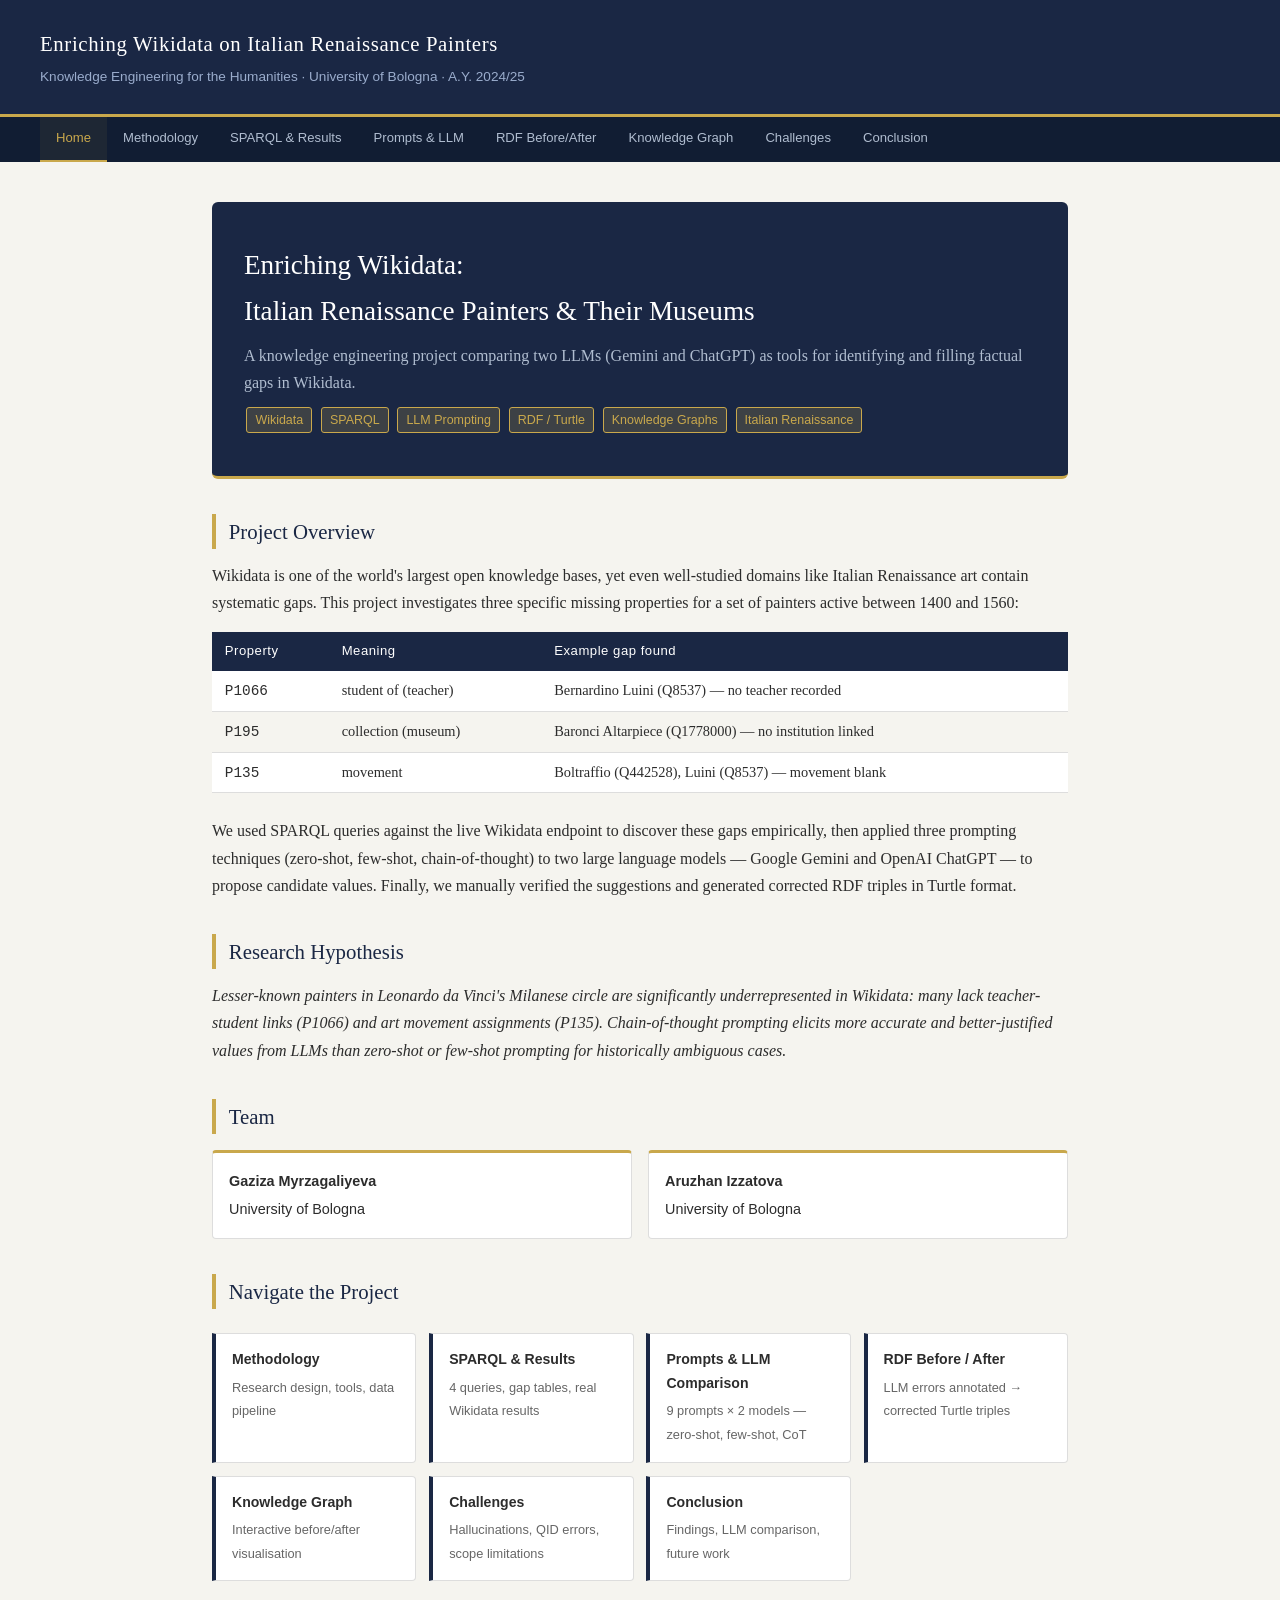
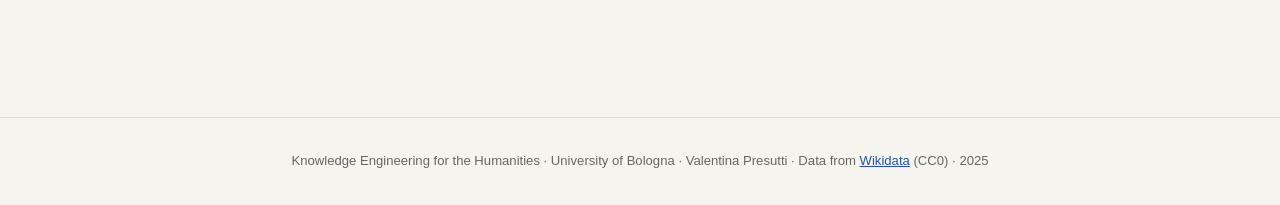
<file: index.html>
<!DOCTYPE html>
<html lang="en">
<head>
  <meta charset="UTF-8">
  <meta name="viewport" content="width=device-width, initial-scale=1.0">
  <title>Enriching Wikidata: Italian Renaissance Painters</title>
  <link rel="stylesheet" href="style.css">
</head>
<body>

<header>
  <div class="site-title">Enriching Wikidata on Italian Renaissance Painters</div>
  <div class="site-subtitle">Knowledge Engineering for the Humanities · University of Bologna · A.Y. 2024/25</div>
</header>

<nav>
  <a href="index.html" class="active">Home</a>
  <a href="methodology.html">Methodology</a>
  <a href="sparql.html">SPARQL &amp; Results</a>
  <a href="prompts.html">Prompts &amp; LLM</a>
  <a href="rdf.html">RDF Before/After</a>
  <a href="graph.html">Knowledge Graph</a>
  <a href="challenges.html">Challenges</a>
  <a href="conclusion.html">Conclusion</a>
</nav>

<main>

  <div class="hero">
    <h1>Enriching Wikidata:<br>Italian Renaissance Painters &amp; Their Museums</h1>
    <p>A knowledge engineering project comparing two LLMs (Gemini and ChatGPT) as tools
       for identifying and filling factual gaps in Wikidata.</p>
    <span class="tag">Wikidata</span>
    <span class="tag">SPARQL</span>
    <span class="tag">LLM Prompting</span>
    <span class="tag">RDF / Turtle</span>
    <span class="tag">Knowledge Graphs</span>
    <span class="tag">Italian Renaissance</span>
  </div>

  <h2>Project Overview</h2>
  <p>
    Wikidata is one of the world's largest open knowledge bases, yet even well-studied
    domains like Italian Renaissance art contain systematic gaps. This project investigates
    three specific missing properties for a set of painters active between 1400 and 1560:
  </p>
  <table>
    <tr>
      <th>Property</th><th>Meaning</th><th>Example gap found</th>
    </tr>
    <tr>
      <td><code>P1066</code></td>
      <td>student of (teacher)</td>
      <td>Bernardino Luini (Q8537) — no teacher recorded</td>
    </tr>
    <tr>
      <td><code>P195</code></td>
      <td>collection (museum)</td>
      <td>Baronci Altarpiece (Q1778000) — no institution linked</td>
    </tr>
    <tr>
      <td><code>P135</code></td>
      <td>movement</td>
      <td>Boltraffio (Q442528), Luini (Q8537) — movement blank</td>
    </tr>
  </table>

  <p>
    We used SPARQL queries against the live Wikidata endpoint to discover these gaps
    empirically, then applied three prompting techniques (zero-shot, few-shot,
    chain-of-thought) to two large language models — Google Gemini and OpenAI ChatGPT —
    to propose candidate values. Finally, we manually verified the suggestions and
    generated corrected RDF triples in Turtle format.
  </p>

  <h2>Research Hypothesis</h2>
  <p>
    <em>Lesser-known painters in Leonardo da Vinci's Milanese circle are significantly
    underrepresented in Wikidata: many lack teacher-student links (P1066) and art
    movement assignments (P135). Chain-of-thought prompting elicits more accurate and
    better-justified values from LLMs than zero-shot or few-shot prompting for
    historically ambiguous cases.</em>
  </p>

  <h2>Team</h2>
  <div class="team-grid">
    <div class="team-card"><strong>Gaziza Myrzagaliyeva</strong>University of Bologna</div>
    <div class="team-card"><strong>Aruzhan Izzatova</strong>University of Bologna</div>
  </div>

  <h2>Navigate the Project</h2>
  <div class="quicklinks">
    <a class="quicklink" href="methodology.html">
      <strong>Methodology</strong>
      <span>Research design, tools, data pipeline</span>
    </a>
    <a class="quicklink" href="sparql.html">
      <strong>SPARQL &amp; Results</strong>
      <span>4 queries, gap tables, real Wikidata results</span>
    </a>
    <a class="quicklink" href="prompts.html">
      <strong>Prompts &amp; LLM Comparison</strong>
      <span>9 prompts × 2 models — zero-shot, few-shot, CoT</span>
    </a>
    <a class="quicklink" href="rdf.html">
      <strong>RDF Before / After</strong>
      <span>LLM errors annotated → corrected Turtle triples</span>
    </a>
    <a class="quicklink" href="graph.html">
      <strong>Knowledge Graph</strong>
      <span>Interactive before/after visualisation</span>
    </a>
    <a class="quicklink" href="challenges.html">
      <strong>Challenges</strong>
      <span>Hallucinations, QID errors, scope limitations</span>
    </a>
    <a class="quicklink" href="conclusion.html">
      <strong>Conclusion</strong>
      <span>Findings, LLM comparison, future work</span>
    </a>
  </div>

</main>

<footer>
  Knowledge Engineering for the Humanities · University of Bologna · Valentina Presutti ·
  Data from <a href="https://www.wikidata.org">Wikidata</a> (CC0) · 2025
</footer>

</body>
</html>
</file>
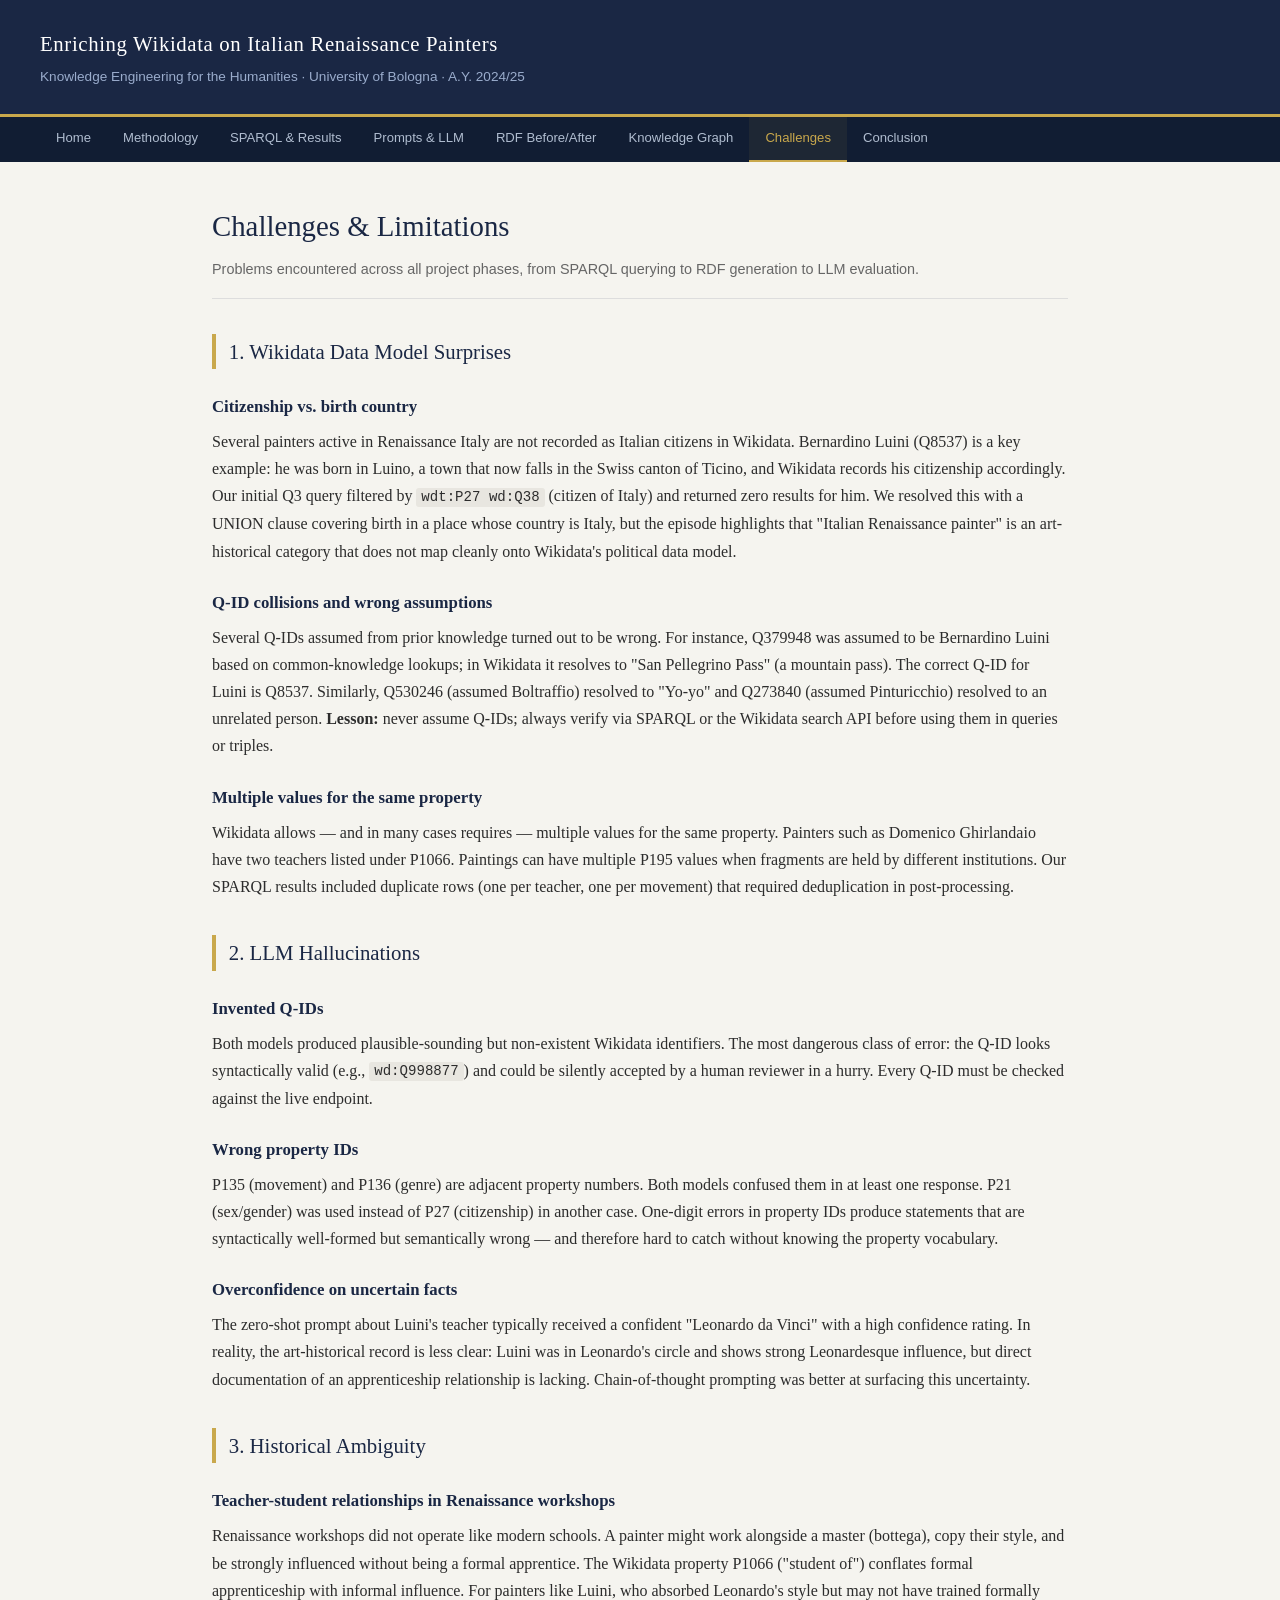
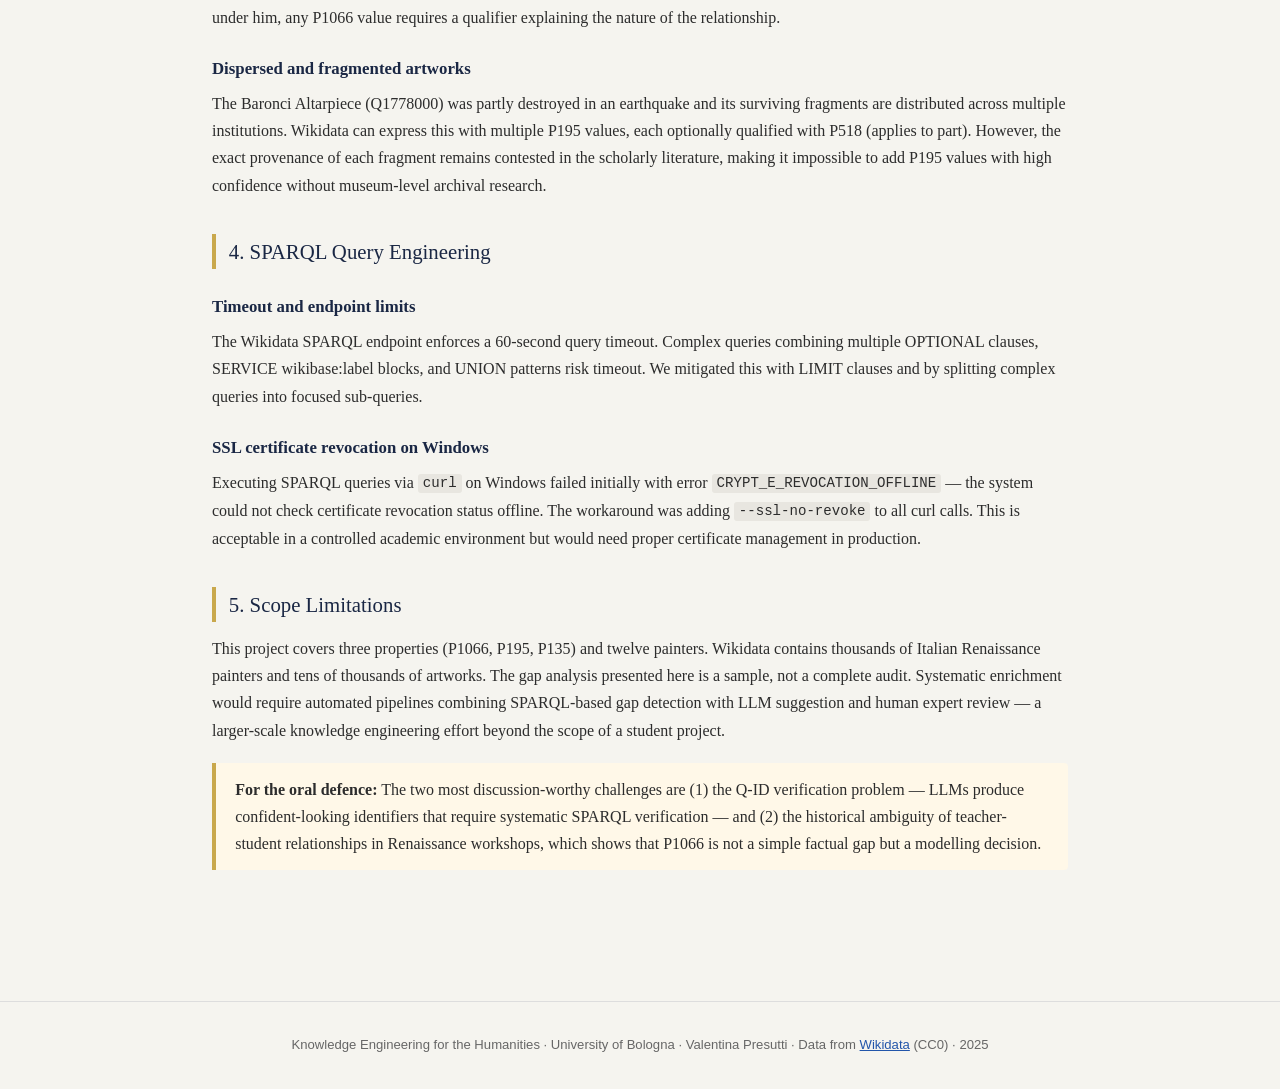
<file: challenges.html>
<!DOCTYPE html>
<html lang="en">
<head>
  <meta charset="UTF-8">
  <meta name="viewport" content="width=device-width, initial-scale=1.0">
  <title>Challenges · Italian Renaissance Painters</title>
  <link rel="stylesheet" href="style.css">
</head>
<body>

<header>
  <div class="site-title">Enriching Wikidata on Italian Renaissance Painters</div>
  <div class="site-subtitle">Knowledge Engineering for the Humanities · University of Bologna · A.Y. 2024/25</div>
</header>

<nav>
  <a href="index.html">Home</a>
  <a href="methodology.html">Methodology</a>
  <a href="sparql.html">SPARQL &amp; Results</a>
  <a href="prompts.html">Prompts &amp; LLM</a>
  <a href="rdf.html">RDF Before/After</a>
  <a href="graph.html">Knowledge Graph</a>
  <a href="challenges.html" class="active">Challenges</a>
  <a href="conclusion.html">Conclusion</a>
</nav>

<main>

  <div class="page-title">Challenges &amp; Limitations</div>
  <div class="page-desc">
    Problems encountered across all project phases, from SPARQL querying to
    RDF generation to LLM evaluation.
  </div>

  <h2>1. Wikidata Data Model Surprises</h2>

  <h3>Citizenship vs. birth country</h3>
  <p>
    Several painters active in Renaissance Italy are not recorded as Italian citizens
    in Wikidata. Bernardino Luini (Q8537) is a key example: he was born in Luino,
    a town that now falls in the Swiss canton of Ticino, and Wikidata records his
    citizenship accordingly. Our initial Q3 query filtered by <code>wdt:P27 wd:Q38</code>
    (citizen of Italy) and returned zero results for him. We resolved this with a UNION
    clause covering birth in a place whose country is Italy, but the episode highlights
    that "Italian Renaissance painter" is an art-historical category that does not map
    cleanly onto Wikidata's political data model.
  </p>

  <h3>Q-ID collisions and wrong assumptions</h3>
  <p>
    Several Q-IDs assumed from prior knowledge turned out to be wrong. For instance,
    Q379948 was assumed to be Bernardino Luini based on common-knowledge lookups;
    in Wikidata it resolves to "San Pellegrino Pass" (a mountain pass). The correct
    Q-ID for Luini is Q8537. Similarly, Q530246 (assumed Boltraffio) resolved to
    "Yo-yo" and Q273840 (assumed Pinturicchio) resolved to an unrelated person.
    <strong>Lesson:</strong> never assume Q-IDs; always verify via SPARQL or the
    Wikidata search API before using them in queries or triples.
  </p>

  <h3>Multiple values for the same property</h3>
  <p>
    Wikidata allows — and in many cases requires — multiple values for the same property.
    Painters such as Domenico Ghirlandaio have two teachers listed under P1066.
    Paintings can have multiple P195 values when fragments are held by different institutions.
    Our SPARQL results included duplicate rows (one per teacher, one per movement) that
    required deduplication in post-processing.
  </p>

  <h2>2. LLM Hallucinations</h2>

  <h3>Invented Q-IDs</h3>
  <p>
    Both models produced plausible-sounding but non-existent Wikidata identifiers.
    The most dangerous class of error: the Q-ID looks syntactically valid (e.g.,
    <code>wd:Q998877</code>) and could be silently accepted by a human reviewer
    in a hurry. Every Q-ID must be checked against the live endpoint.
  </p>

  <h3>Wrong property IDs</h3>
  <p>
    P135 (movement) and P136 (genre) are adjacent property numbers. Both models
    confused them in at least one response. P21 (sex/gender) was used instead of
    P27 (citizenship) in another case. One-digit errors in property IDs produce
    statements that are syntactically well-formed but semantically wrong — and
    therefore hard to catch without knowing the property vocabulary.
  </p>

  <h3>Overconfidence on uncertain facts</h3>
  <p>
    The zero-shot prompt about Luini's teacher typically received a confident "Leonardo
    da Vinci" with a high confidence rating. In reality, the art-historical record is
    less clear: Luini was in Leonardo's circle and shows strong Leonardesque influence,
    but direct documentation of an apprenticeship relationship is lacking. Chain-of-thought
    prompting was better at surfacing this uncertainty.
  </p>

  <h2>3. Historical Ambiguity</h2>

  <h3>Teacher-student relationships in Renaissance workshops</h3>
  <p>
    Renaissance workshops did not operate like modern schools. A painter might work
    alongside a master (bottega), copy their style, and be strongly influenced
    without being a formal apprentice. The Wikidata property P1066 ("student of")
    conflates formal apprenticeship with informal influence. For painters like Luini,
    who absorbed Leonardo's style but may not have trained formally under him, any
    P1066 value requires a qualifier explaining the nature of the relationship.
  </p>

  <h3>Dispersed and fragmented artworks</h3>
  <p>
    The Baronci Altarpiece (Q1778000) was partly destroyed in an earthquake and its
    surviving fragments are distributed across multiple institutions. Wikidata can
    express this with multiple P195 values, each optionally qualified with P518
    (applies to part). However, the exact provenance of each fragment remains contested
    in the scholarly literature, making it impossible to add P195 values with high
    confidence without museum-level archival research.
  </p>

  <h2>4. SPARQL Query Engineering</h2>

  <h3>Timeout and endpoint limits</h3>
  <p>
    The Wikidata SPARQL endpoint enforces a 60-second query timeout. Complex queries
    combining multiple OPTIONAL clauses, SERVICE wikibase:label blocks, and UNION
    patterns risk timeout. We mitigated this with LIMIT clauses and by splitting
    complex queries into focused sub-queries.
  </p>

  <h3>SSL certificate revocation on Windows</h3>
  <p>
    Executing SPARQL queries via <code>curl</code> on Windows failed initially with
    error <code>CRYPT_E_REVOCATION_OFFLINE</code> — the system could not check
    certificate revocation status offline. The workaround was adding
    <code>--ssl-no-revoke</code> to all curl calls. This is acceptable in a controlled
    academic environment but would need proper certificate management in production.
  </p>

  <h2>5. Scope Limitations</h2>
  <p>
    This project covers three properties (P1066, P195, P135) and twelve painters.
    Wikidata contains thousands of Italian Renaissance painters and tens of thousands
    of artworks. The gap analysis presented here is a sample, not a complete audit.
    Systematic enrichment would require automated pipelines combining SPARQL-based
    gap detection with LLM suggestion and human expert review — a larger-scale
    knowledge engineering effort beyond the scope of a student project.
  </p>

  <div class="callout">
    <strong>For the oral defence:</strong> The two most discussion-worthy challenges are
    (1) the Q-ID verification problem — LLMs produce confident-looking identifiers that
    require systematic SPARQL verification — and (2) the historical ambiguity of
    teacher-student relationships in Renaissance workshops, which shows that
    P1066 is not a simple factual gap but a modelling decision.
  </div>

</main>

<footer>
  Knowledge Engineering for the Humanities · University of Bologna · Valentina Presutti ·
  Data from <a href="https://www.wikidata.org">Wikidata</a> (CC0) · 2025
</footer>

</body>
</html>
</file>
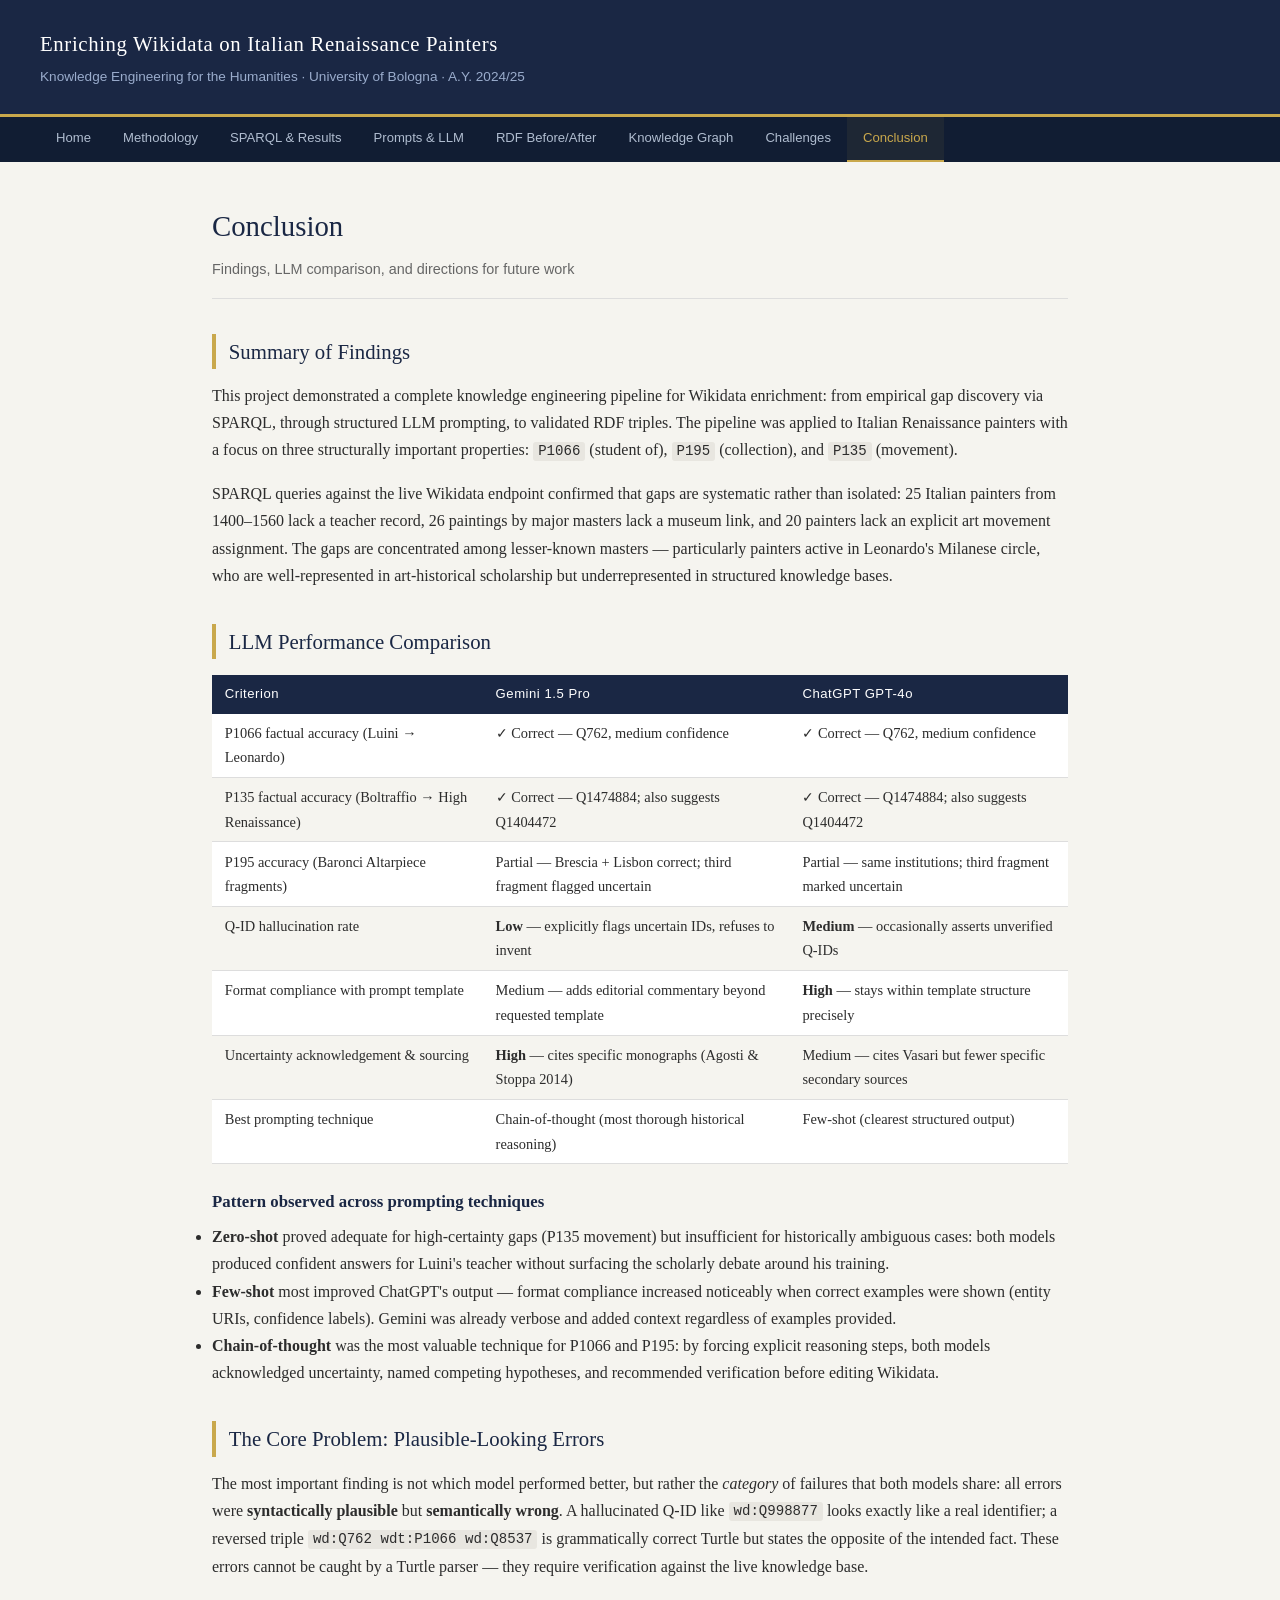
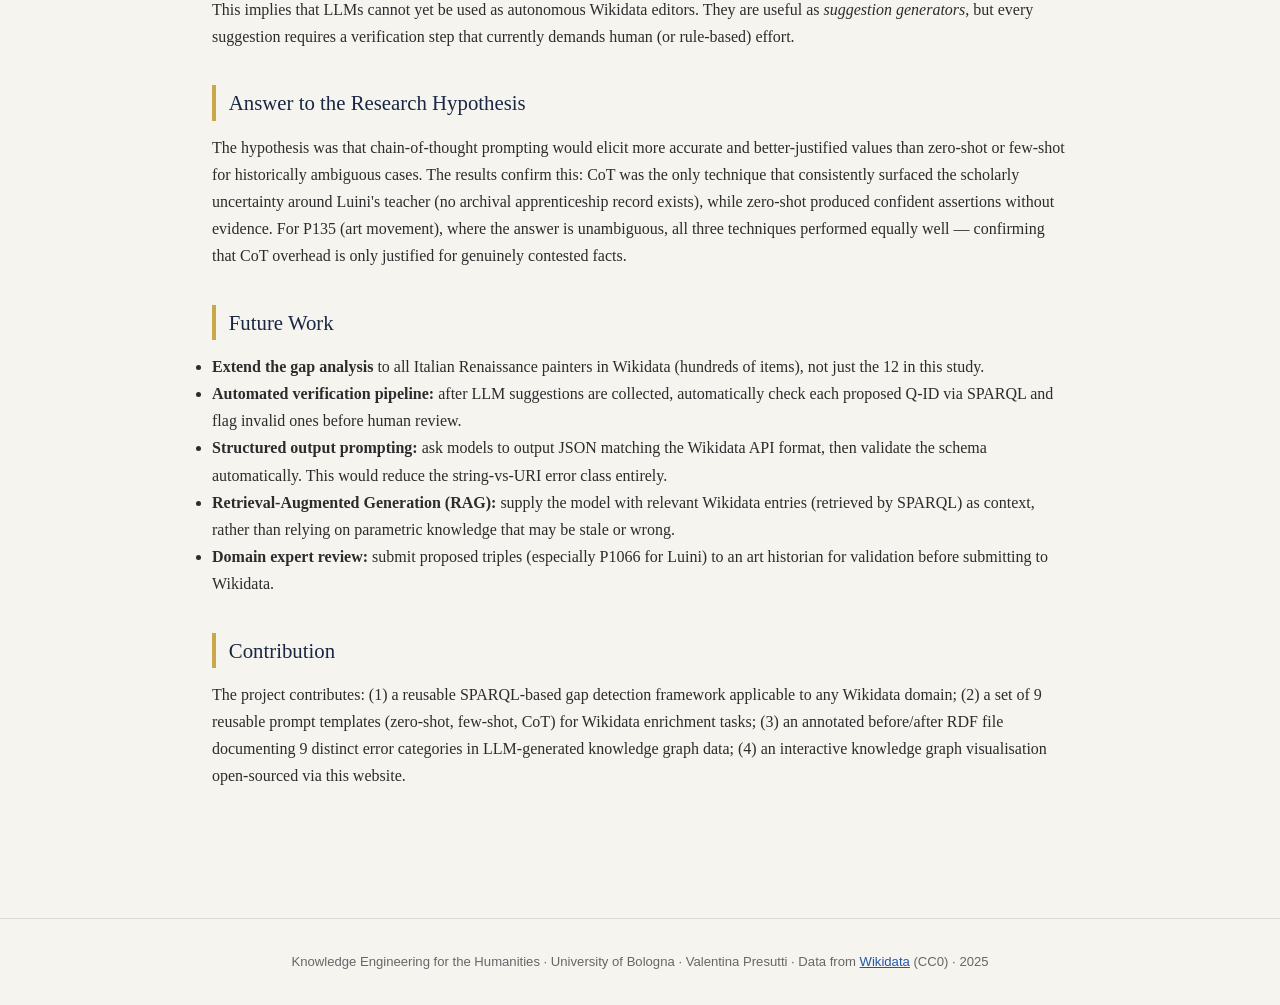
<file: conclusion.html>
﻿<!DOCTYPE html>
<html lang="en">
<head>
  <meta charset="UTF-8">
  <meta name="viewport" content="width=device-width, initial-scale=1.0">
  <title>Conclusion · Italian Renaissance Painters</title>
  <link rel="stylesheet" href="style.css">
</head>
<body>

<header>
  <div class="site-title">Enriching Wikidata on Italian Renaissance Painters</div>
  <div class="site-subtitle">Knowledge Engineering for the Humanities · University of Bologna · A.Y. 2024/25</div>
</header>

<nav>
  <a href="index.html">Home</a>
  <a href="methodology.html">Methodology</a>
  <a href="sparql.html">SPARQL &amp; Results</a>
  <a href="prompts.html">Prompts &amp; LLM</a>
  <a href="rdf.html">RDF Before/After</a>
  <a href="graph.html">Knowledge Graph</a>
  <a href="challenges.html">Challenges</a>
  <a href="conclusion.html" class="active">Conclusion</a>
</nav>

<main>

  <div class="page-title">Conclusion</div>
  <div class="page-desc">Findings, LLM comparison, and directions for future work</div>

  <h2>Summary of Findings</h2>

  <p>
    This project demonstrated a complete knowledge engineering pipeline for Wikidata
    enrichment: from empirical gap discovery via SPARQL, through structured LLM prompting,
    to validated RDF triples. The pipeline was applied to Italian Renaissance painters
    with a focus on three structurally important properties:
    <code>P1066</code> (student of), <code>P195</code> (collection),
    and <code>P135</code> (movement).
  </p>

  <p>
    SPARQL queries against the live Wikidata endpoint confirmed that gaps are systematic
    rather than isolated: 25 Italian painters from 1400–1560 lack a teacher record,
    26 paintings by major masters lack a museum link, and 20 painters lack an explicit
    art movement assignment. The gaps are concentrated among lesser-known masters —
    particularly painters active in Leonardo's Milanese circle, who are well-represented
    in art-historical scholarship but underrepresented in structured knowledge bases.
  </p>

  <h2>LLM Performance Comparison</h2>

  <table>
    <tr>
      <th>Criterion</th>
      <th>Gemini 1.5 Pro</th>
      <th>ChatGPT GPT-4o</th>
    </tr>
    <tr>
      <td>P1066 factual accuracy (Luini → Leonardo)</td>
      <td>&#10003; Correct — Q762, medium confidence</td>
      <td>&#10003; Correct — Q762, medium confidence</td>
    </tr>
    <tr>
      <td>P135 factual accuracy (Boltraffio → High Renaissance)</td>
      <td>&#10003; Correct — Q1474884; also suggests Q1404472</td>
      <td>&#10003; Correct — Q1474884; also suggests Q1404472</td>
    </tr>
    <tr>
      <td>P195 accuracy (Baronci Altarpiece fragments)</td>
      <td>Partial — Brescia + Lisbon correct; third fragment flagged uncertain</td>
      <td>Partial — same institutions; third fragment marked uncertain</td>
    </tr>
    <tr>
      <td>Q-ID hallucination rate</td>
      <td><strong>Low</strong> — explicitly flags uncertain IDs, refuses to invent</td>
      <td><strong>Medium</strong> — occasionally asserts unverified Q-IDs</td>
    </tr>
    <tr>
      <td>Format compliance with prompt template</td>
      <td>Medium — adds editorial commentary beyond requested template</td>
      <td><strong>High</strong> — stays within template structure precisely</td>
    </tr>
    <tr>
      <td>Uncertainty acknowledgement &amp; sourcing</td>
      <td><strong>High</strong> — cites specific monographs (Agosti &amp; Stoppa 2014)</td>
      <td>Medium — cites Vasari but fewer specific secondary sources</td>
    </tr>
    <tr>
      <td>Best prompting technique</td>
      <td>Chain-of-thought (most thorough historical reasoning)</td>
      <td>Few-shot (clearest structured output)</td>
    </tr>
  </table>

  <h3>Pattern observed across prompting techniques</h3>
  <ul>
    <li><strong>Zero-shot</strong> proved adequate for high-certainty gaps (P135 movement)
        but insufficient for historically ambiguous cases: both models produced confident answers
        for Luini's teacher without surfacing the scholarly debate around his training.</li>
    <li><strong>Few-shot</strong> most improved ChatGPT's output — format compliance increased
        noticeably when correct examples were shown (entity URIs, confidence labels).
        Gemini was already verbose and added context regardless of examples provided.</li>
    <li><strong>Chain-of-thought</strong> was the most valuable technique for P1066 and P195:
        by forcing explicit reasoning steps, both models acknowledged uncertainty, named competing
        hypotheses, and recommended verification before editing Wikidata.</li>
  </ul>

  <h2>The Core Problem: Plausible-Looking Errors</h2>
  <p>
    The most important finding is not which model performed better, but rather the
    <em>category</em> of failures that both models share: all errors were
    <strong>syntactically plausible</strong> but <strong>semantically wrong</strong>.
    A hallucinated Q-ID like <code>wd:Q998877</code> looks exactly like a real identifier;
    a reversed triple <code>wd:Q762 wdt:P1066 wd:Q8537</code> is grammatically correct
    Turtle but states the opposite of the intended fact. These errors cannot be caught
    by a Turtle parser — they require verification against the live knowledge base.
  </p>
  <p>
    This implies that LLMs cannot yet be used as autonomous Wikidata editors. They are
    useful as <em>suggestion generators</em>, but every suggestion requires a verification
    step that currently demands human (or rule-based) effort.
  </p>

  <h2>Answer to the Research Hypothesis</h2>
  <p>
    The hypothesis was that chain-of-thought prompting would elicit more accurate and
    better-justified values than zero-shot or few-shot for historically ambiguous cases.
    The results confirm this: CoT was the only technique that consistently surfaced the
    scholarly uncertainty around Luini's teacher (no archival apprenticeship record exists),
    while zero-shot produced confident assertions without evidence. For P135 (art movement),
    where the answer is unambiguous, all three techniques performed equally well — confirming
    that CoT overhead is only justified for genuinely contested facts.
  </p>

  <h2>Future Work</h2>
  <ul>
    <li>
      <strong>Extend the gap analysis</strong> to all Italian Renaissance painters in
      Wikidata (hundreds of items), not just the 12 in this study.
    </li>
    <li>
      <strong>Automated verification pipeline:</strong> after LLM suggestions are collected,
      automatically check each proposed Q-ID via SPARQL and flag invalid ones before human review.
    </li>
    <li>
      <strong>Structured output prompting:</strong> ask models to output JSON matching the
      Wikidata API format, then validate the schema automatically. This would reduce the
      string-vs-URI error class entirely.
    </li>
    <li>
      <strong>Retrieval-Augmented Generation (RAG):</strong> supply the model with
      relevant Wikidata entries (retrieved by SPARQL) as context, rather than relying on
      parametric knowledge that may be stale or wrong.
    </li>
    <li>
      <strong>Domain expert review:</strong> submit proposed triples (especially P1066 for
      Luini) to an art historian for validation before submitting to Wikidata.
    </li>
  </ul>

  <h2>Contribution</h2>
  <p>
    The project contributes:
    (1) a reusable SPARQL-based gap detection framework applicable to any Wikidata domain;
    (2) a set of 9 reusable prompt templates (zero-shot, few-shot, CoT) for Wikidata
    enrichment tasks;
    (3) an annotated before/after RDF file documenting 9 distinct error categories in
    LLM-generated knowledge graph data;
    (4) an interactive knowledge graph visualisation open-sourced via this website.
  </p>

</main>

<footer>
  Knowledge Engineering for the Humanities · University of Bologna · Valentina Presutti ·
  Data from <a href="https://www.wikidata.org">Wikidata</a> (CC0) · 2025
</footer>

</body>
</html>
</file>
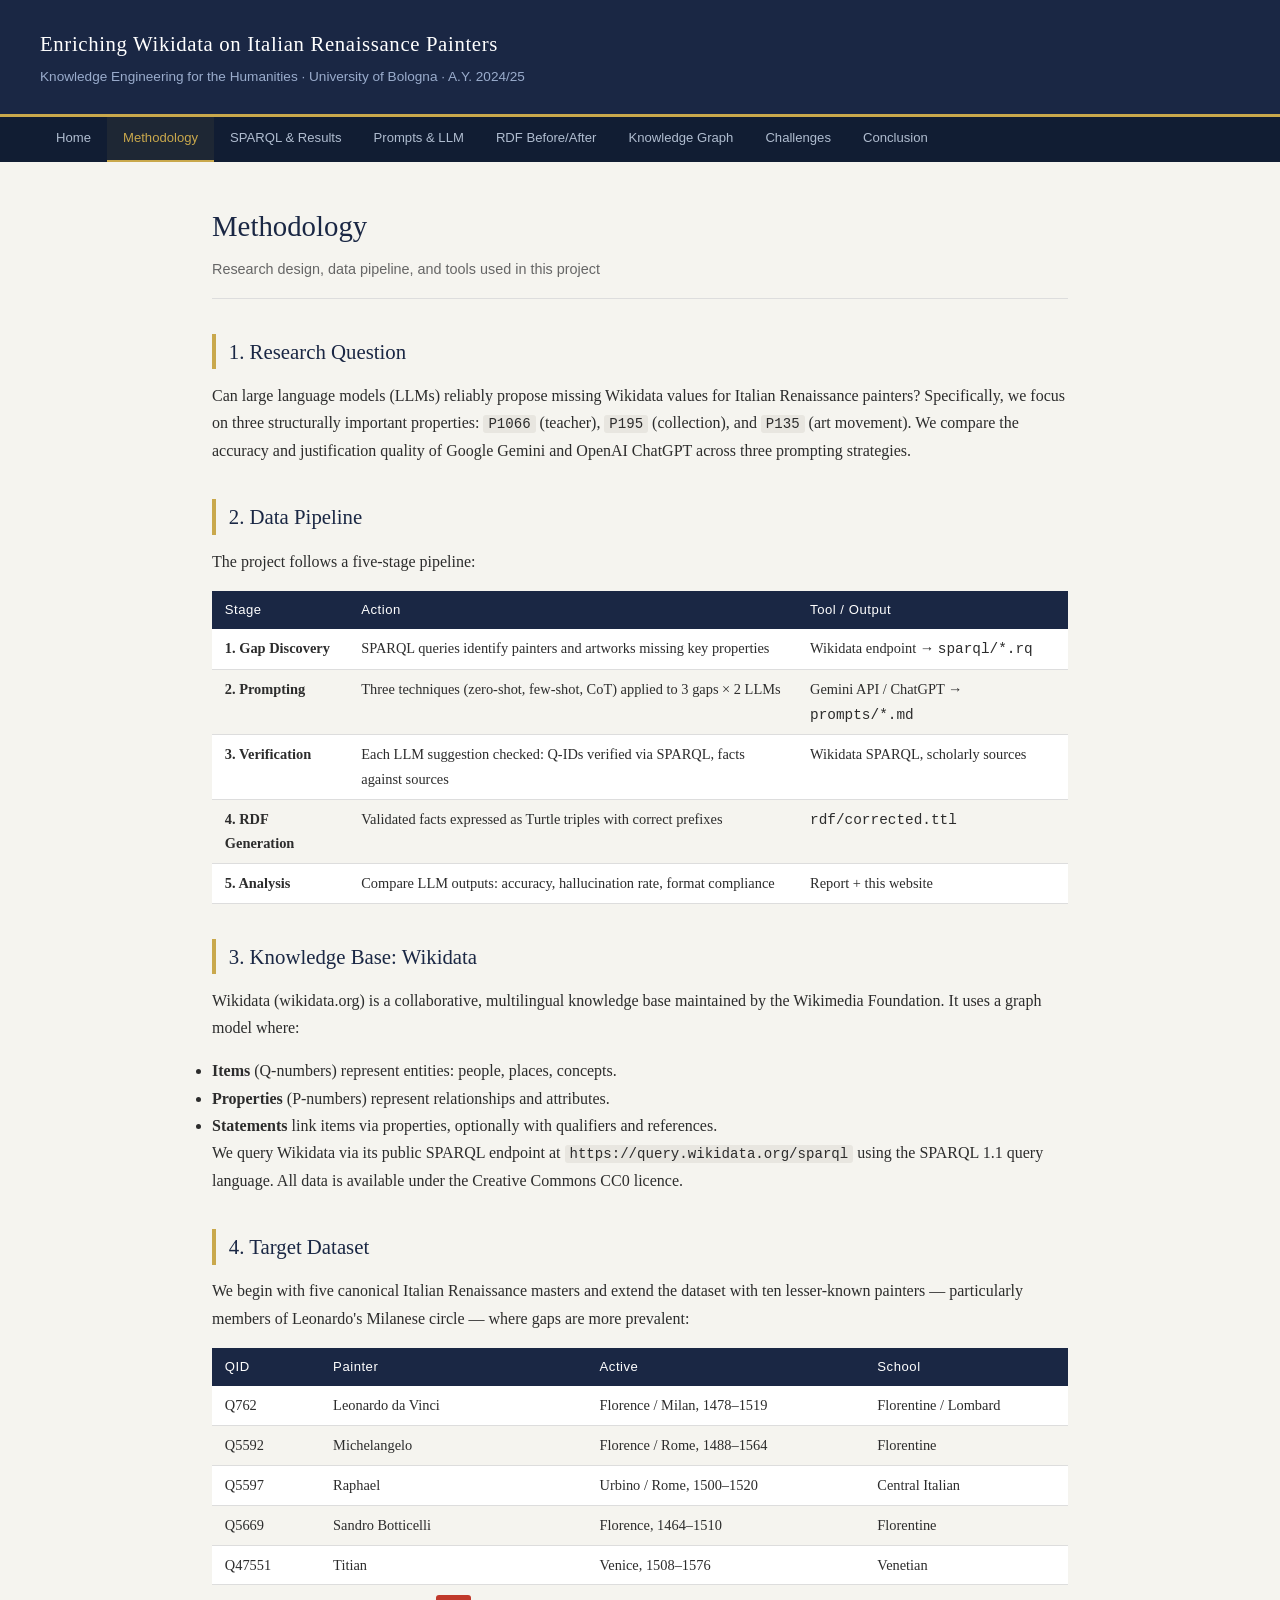
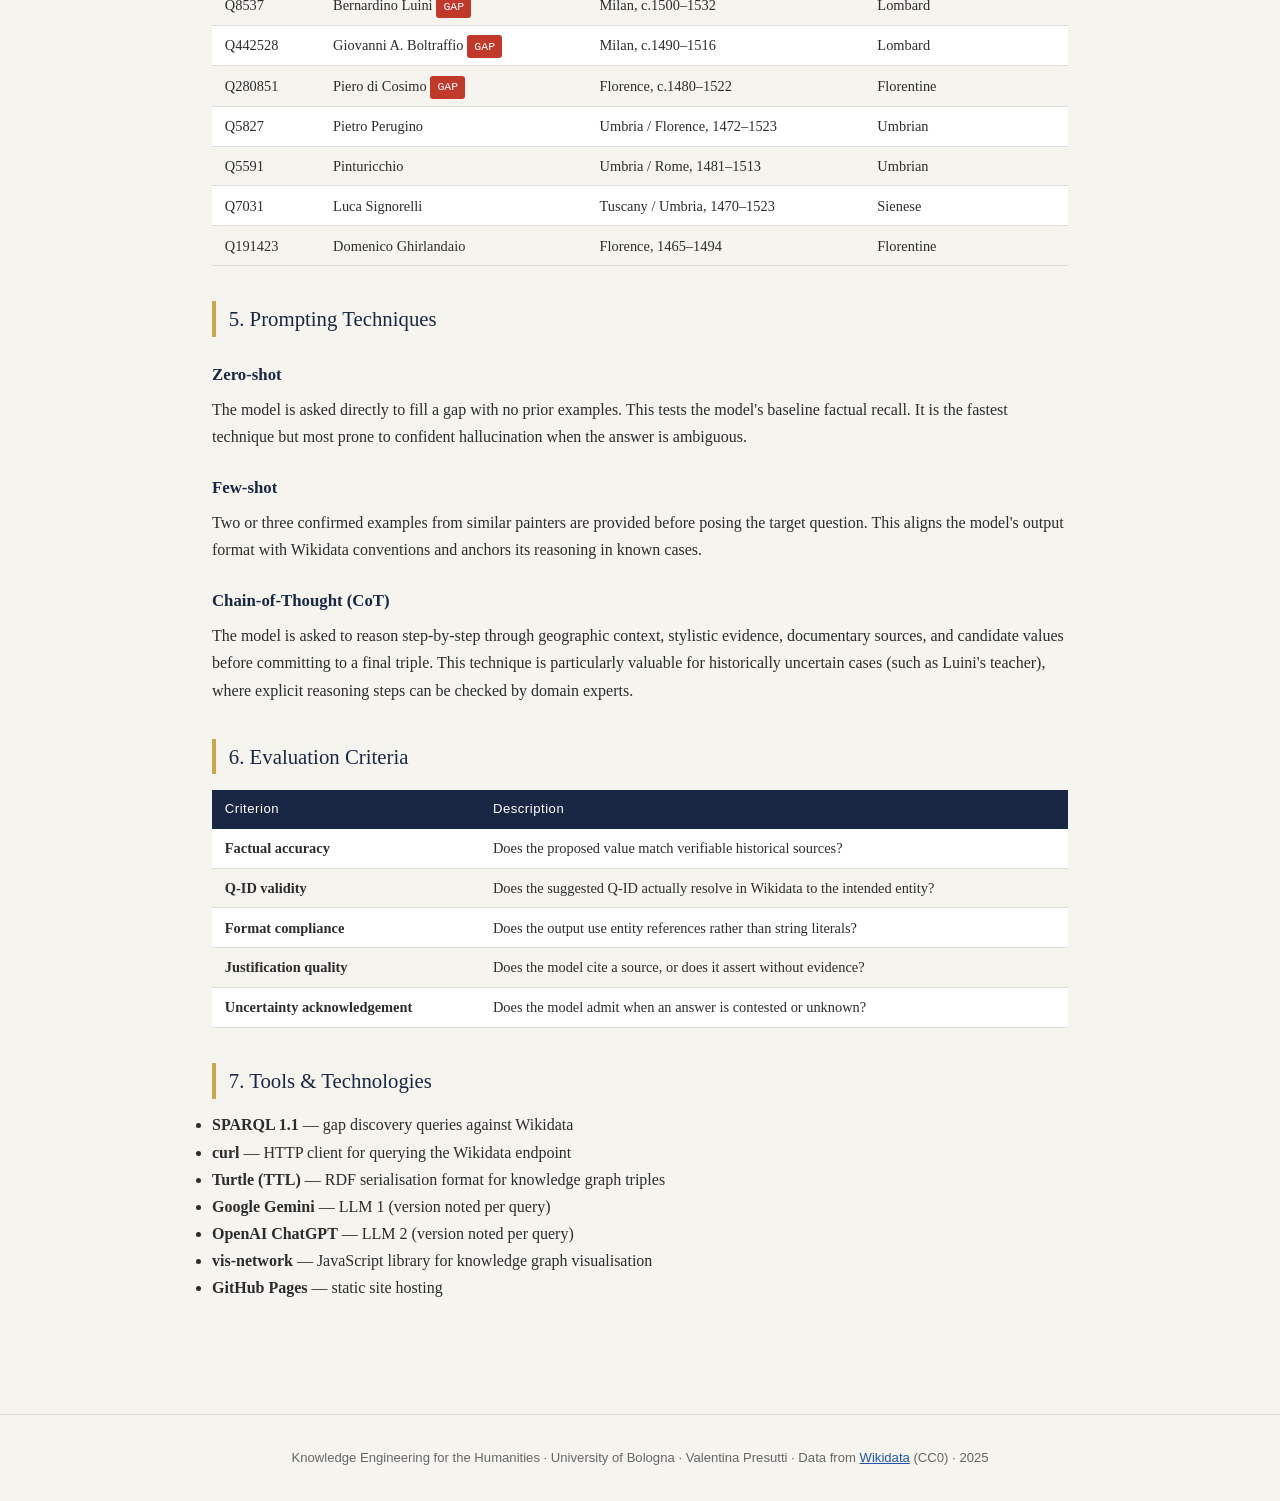
<file: methodology.html>
<!DOCTYPE html>
<html lang="en">
<head>
  <meta charset="UTF-8">
  <meta name="viewport" content="width=device-width, initial-scale=1.0">
  <title>Methodology · Italian Renaissance Painters</title>
  <link rel="stylesheet" href="style.css">
</head>
<body>

<header>
  <div class="site-title">Enriching Wikidata on Italian Renaissance Painters</div>
  <div class="site-subtitle">Knowledge Engineering for the Humanities · University of Bologna · A.Y. 2024/25</div>
</header>

<nav>
  <a href="index.html">Home</a>
  <a href="methodology.html" class="active">Methodology</a>
  <a href="sparql.html">SPARQL &amp; Results</a>
  <a href="prompts.html">Prompts &amp; LLM</a>
  <a href="rdf.html">RDF Before/After</a>
  <a href="graph.html">Knowledge Graph</a>
  <a href="challenges.html">Challenges</a>
  <a href="conclusion.html">Conclusion</a>
</nav>

<main>

  <div class="page-title">Methodology</div>
  <div class="page-desc">Research design, data pipeline, and tools used in this project</div>

  <h2>1. Research Question</h2>
  <p>
    Can large language models (LLMs) reliably propose missing Wikidata values for
    Italian Renaissance painters? Specifically, we focus on three structurally
    important properties: <code>P1066</code> (teacher), <code>P195</code> (collection),
    and <code>P135</code> (art movement). We compare the accuracy and justification
    quality of Google Gemini and OpenAI ChatGPT across three prompting strategies.
  </p>

  <h2>2. Data Pipeline</h2>

  <p>The project follows a five-stage pipeline:</p>

  <table>
    <tr><th>Stage</th><th>Action</th><th>Tool / Output</th></tr>
    <tr>
      <td><strong>1. Gap Discovery</strong></td>
      <td>SPARQL queries identify painters and artworks missing key properties</td>
      <td>Wikidata endpoint → <code>sparql/*.rq</code></td>
    </tr>
    <tr>
      <td><strong>2. Prompting</strong></td>
      <td>Three techniques (zero-shot, few-shot, CoT) applied to 3 gaps × 2 LLMs</td>
      <td>Gemini API / ChatGPT → <code>prompts/*.md</code></td>
    </tr>
    <tr>
      <td><strong>3. Verification</strong></td>
      <td>Each LLM suggestion checked: Q-IDs verified via SPARQL, facts against sources</td>
      <td>Wikidata SPARQL, scholarly sources</td>
    </tr>
    <tr>
      <td><strong>4. RDF Generation</strong></td>
      <td>Validated facts expressed as Turtle triples with correct prefixes</td>
      <td><code>rdf/corrected.ttl</code></td>
    </tr>
    <tr>
      <td><strong>5. Analysis</strong></td>
      <td>Compare LLM outputs: accuracy, hallucination rate, format compliance</td>
      <td>Report + this website</td>
    </tr>
  </table>

  <h2>3. Knowledge Base: Wikidata</h2>
  <p>
    Wikidata (wikidata.org) is a collaborative, multilingual knowledge base maintained
    by the Wikimedia Foundation. It uses a graph model where:
  </p>
  <ul>
    <li><strong>Items</strong> (Q-numbers) represent entities: people, places, concepts.</li>
    <li><strong>Properties</strong> (P-numbers) represent relationships and attributes.</li>
    <li><strong>Statements</strong> link items via properties, optionally with qualifiers and references.</li>
  </ul>
  <p>
    We query Wikidata via its public SPARQL endpoint at
    <code>https://query.wikidata.org/sparql</code> using the SPARQL 1.1 query language.
    All data is available under the Creative Commons CC0 licence.
  </p>

  <h2>4. Target Dataset</h2>
  <p>
    We begin with five canonical Italian Renaissance masters and extend the dataset
    with ten lesser-known painters — particularly members of Leonardo's Milanese circle —
    where gaps are more prevalent:
  </p>
  <table>
    <tr><th>QID</th><th>Painter</th><th>Active</th><th>School</th></tr>
    <tr><td>Q762</td><td>Leonardo da Vinci</td><td>Florence / Milan, 1478–1519</td><td>Florentine / Lombard</td></tr>
    <tr><td>Q5592</td><td>Michelangelo</td><td>Florence / Rome, 1488–1564</td><td>Florentine</td></tr>
    <tr><td>Q5597</td><td>Raphael</td><td>Urbino / Rome, 1500–1520</td><td>Central Italian</td></tr>
    <tr><td>Q5669</td><td>Sandro Botticelli</td><td>Florence, 1464–1510</td><td>Florentine</td></tr>
    <tr><td>Q47551</td><td>Titian</td><td>Venice, 1508–1576</td><td>Venetian</td></tr>
    <tr><td>Q8537</td><td>Bernardino Luini <span class="badge-gap">GAP</span></td><td>Milan, c.1500–1532</td><td>Lombard</td></tr>
    <tr><td>Q442528</td><td>Giovanni A. Boltraffio <span class="badge-gap">GAP</span></td><td>Milan, c.1490–1516</td><td>Lombard</td></tr>
    <tr><td>Q280851</td><td>Piero di Cosimo <span class="badge-gap">GAP</span></td><td>Florence, c.1480–1522</td><td>Florentine</td></tr>
    <tr><td>Q5827</td><td>Pietro Perugino</td><td>Umbria / Florence, 1472–1523</td><td>Umbrian</td></tr>
    <tr><td>Q5591</td><td>Pinturicchio</td><td>Umbria / Rome, 1481–1513</td><td>Umbrian</td></tr>
    <tr><td>Q7031</td><td>Luca Signorelli</td><td>Tuscany / Umbria, 1470–1523</td><td>Sienese</td></tr>
    <tr><td>Q191423</td><td>Domenico Ghirlandaio</td><td>Florence, 1465–1494</td><td>Florentine</td></tr>
  </table>

  <h2>5. Prompting Techniques</h2>

  <h3>Zero-shot</h3>
  <p>
    The model is asked directly to fill a gap with no prior examples. This tests the
    model's baseline factual recall. It is the fastest technique but most prone to
    confident hallucination when the answer is ambiguous.
  </p>

  <h3>Few-shot</h3>
  <p>
    Two or three confirmed examples from similar painters are provided before posing
    the target question. This aligns the model's output format with Wikidata conventions
    and anchors its reasoning in known cases.
  </p>

  <h3>Chain-of-Thought (CoT)</h3>
  <p>
    The model is asked to reason step-by-step through geographic context, stylistic
    evidence, documentary sources, and candidate values before committing to a final
    triple. This technique is particularly valuable for historically uncertain cases
    (such as Luini's teacher), where explicit reasoning steps can be checked by
    domain experts.
  </p>

  <h2>6. Evaluation Criteria</h2>
  <table>
    <tr><th>Criterion</th><th>Description</th></tr>
    <tr><td><strong>Factual accuracy</strong></td><td>Does the proposed value match verifiable historical sources?</td></tr>
    <tr><td><strong>Q-ID validity</strong></td><td>Does the suggested Q-ID actually resolve in Wikidata to the intended entity?</td></tr>
    <tr><td><strong>Format compliance</strong></td><td>Does the output use entity references rather than string literals?</td></tr>
    <tr><td><strong>Justification quality</strong></td><td>Does the model cite a source, or does it assert without evidence?</td></tr>
    <tr><td><strong>Uncertainty acknowledgement</strong></td><td>Does the model admit when an answer is contested or unknown?</td></tr>
  </table>

  <h2>7. Tools &amp; Technologies</h2>
  <ul>
    <li><strong>SPARQL 1.1</strong> — gap discovery queries against Wikidata</li>
    <li><strong>curl</strong> — HTTP client for querying the Wikidata endpoint</li>
    <li><strong>Turtle (TTL)</strong> — RDF serialisation format for knowledge graph triples</li>
    <li><strong>Google Gemini</strong> — LLM 1 (version noted per query)</li>
    <li><strong>OpenAI ChatGPT</strong> — LLM 2 (version noted per query)</li>
    <li><strong>vis-network</strong> — JavaScript library for knowledge graph visualisation</li>
    <li><strong>GitHub Pages</strong> — static site hosting</li>
  </ul>

</main>

<footer>
  Knowledge Engineering for the Humanities · University of Bologna · Valentina Presutti ·
  Data from <a href="https://www.wikidata.org">Wikidata</a> (CC0) · 2025
</footer>

</body>
</html>
</file>
<file: style.css>
:root {
  --navy:    #1a2744;
  --navy2:   #111d33;
  --gold:    #c9a84c;
  --light:   #f5f4ef;
  --white:   #ffffff;
  --text:    #2c2c2c;
  --muted:   #666;
  --border:  #ddd;
  --code-bg: #1e1e2e;
  --code-fg: #cdd6f4;
  --gap-red: #c0392b;
  --ok-grn:  #27ae60;
}

* { box-sizing: border-box; margin: 0; padding: 0; }

body {
  font-family: 'Georgia', serif;
  font-size: 16px;
  line-height: 1.7;
  color: var(--text);
  background: var(--light);
}

/* ── HEADER ─────────────────────────────────────────── */
header {
  background: var(--navy);
  color: var(--white);
  padding: 1.6rem 2.5rem;
  border-bottom: 3px solid var(--gold);
}
header .site-title {
  font-size: 1.3rem;
  font-weight: normal;
  letter-spacing: 0.03em;
}
header .site-subtitle {
  color: #9aaccc;
  font-size: 0.85rem;
  font-family: sans-serif;
  margin-top: 0.25rem;
}

/* ── NAV ─────────────────────────────────────────────── */
nav {
  background: var(--navy2);
  padding: 0 2.5rem;
  display: flex;
  flex-wrap: wrap;
  gap: 0;
}
nav a {
  color: #b0bdd0;
  text-decoration: none;
  font-family: 'Arial', sans-serif;
  font-size: 0.82rem;
  padding: 0.65rem 1rem;
  display: inline-block;
  transition: color 0.2s, background 0.2s;
  border-bottom: 2px solid transparent;
}
nav a:hover,
nav a.active {
  color: var(--gold);
  border-bottom-color: var(--gold);
  background: rgba(201,168,76,0.07);
}

/* ── MAIN CONTENT ────────────────────────────────────── */
main {
  max-width: 920px;
  margin: 2.5rem auto;
  padding: 0 2rem 3rem;
}

.page-title {
  font-size: 1.8rem;
  color: var(--navy);
  margin-bottom: 0.4rem;
  font-weight: normal;
}
.page-desc {
  color: var(--muted);
  font-family: sans-serif;
  font-size: 0.9rem;
  margin-bottom: 2rem;
  border-bottom: 1px solid var(--border);
  padding-bottom: 1rem;
}

h2 {
  color: var(--navy);
  font-size: 1.3rem;
  border-left: 4px solid var(--gold);
  padding-left: 0.8rem;
  margin: 2.2rem 0 0.8rem;
  font-weight: normal;
}
h3 {
  color: var(--navy);
  font-size: 1.05rem;
  margin: 1.5rem 0 0.4rem;
}
p { margin-bottom: 1rem; }

a { color: #2255aa; }
a:hover { color: var(--gold); }

/* ── CODE BLOCKS ─────────────────────────────────────── */
pre {
  background: var(--code-bg);
  color: var(--code-fg);
  padding: 1.2rem 1.4rem;
  border-radius: 6px;
  overflow-x: auto;
  margin: 1rem 0 1.5rem;
  font-size: 0.83rem;
  line-height: 1.5;
  border-left: 3px solid var(--gold);
}
code {
  font-family: 'Courier New', 'Consolas', monospace;
}
p code, li code {
  background: #e8e6e0;
  padding: 0.1em 0.35em;
  border-radius: 3px;
  font-size: 0.88em;
}

/* ── TABLES ──────────────────────────────────────────── */
table {
  width: 100%;
  border-collapse: collapse;
  margin: 1rem 0 1.5rem;
  font-size: 0.9rem;
}
th {
  background: var(--navy);
  color: var(--white);
  padding: 0.5rem 0.8rem;
  text-align: left;
  font-family: sans-serif;
  font-weight: normal;
  font-size: 0.82rem;
  letter-spacing: 0.04em;
}
td {
  padding: 0.45rem 0.8rem;
  border-bottom: 1px solid var(--border);
  vertical-align: top;
}
tr:nth-child(even) td { background: var(--white); }
tr:hover td { background: #efe9d8; }

/* ── BADGES ──────────────────────────────────────────── */
.badge-gap {
  display: inline-block;
  background: var(--gap-red);
  color: white;
  font-size: 0.72rem;
  font-family: monospace;
  padding: 0.1rem 0.45rem;
  border-radius: 3px;
  vertical-align: middle;
}
.badge-ok {
  display: inline-block;
  background: var(--ok-grn);
  color: white;
  font-size: 0.72rem;
  font-family: monospace;
  padding: 0.1rem 0.45rem;
  border-radius: 3px;
  vertical-align: middle;
}

/* ── CALLOUT BOXES ───────────────────────────────────── */
.callout {
  border-left: 4px solid var(--gold);
  background: #fff8e8;
  padding: 0.8rem 1.2rem;
  margin: 1.2rem 0;
  border-radius: 0 4px 4px 0;
}
.callout.info  { border-color: #2980b9; background: #eaf4fb; }
.callout.warn  { border-color: #e67e22; background: #fef5e7; }
.callout.error { border-color: var(--gap-red); background: #fdedec; }
.callout.ok    { border-color: var(--ok-grn); background: #eafaf1; }

/* ── HERO BOX (index page) ───────────────────────────── */
.hero {
  background: var(--navy);
  color: var(--white);
  padding: 2.5rem 2rem;
  border-radius: 6px;
  margin-bottom: 2rem;
  border-bottom: 3px solid var(--gold);
}
.hero h1 {
  font-size: 1.7rem;
  font-weight: normal;
  margin-bottom: 0.5rem;
}
.hero p { color: #b0bdd0; margin-bottom: 0.5rem; }
.hero .tag {
  display: inline-block;
  background: rgba(201,168,76,0.2);
  color: var(--gold);
  border: 1px solid var(--gold);
  font-family: sans-serif;
  font-size: 0.78rem;
  padding: 0.1rem 0.5rem;
  border-radius: 3px;
  margin: 0.15rem;
}

/* ── TEAM GRID ───────────────────────────────────────── */
.team-grid {
  display: grid;
  grid-template-columns: repeat(auto-fit, minmax(180px, 1fr));
  gap: 1rem;
  margin: 1rem 0;
}
.team-card {
  background: var(--white);
  border: 1px solid var(--border);
  border-top: 3px solid var(--gold);
  padding: 1rem;
  border-radius: 4px;
  font-family: sans-serif;
  font-size: 0.9rem;
}
.team-card strong { display: block; margin-bottom: 0.2rem; }

/* ── QUICK LINKS (index) ─────────────────────────────── */
.quicklinks {
  display: grid;
  grid-template-columns: repeat(auto-fit, minmax(200px, 1fr));
  gap: 0.8rem;
  margin: 1.5rem 0;
}
.quicklink {
  background: var(--white);
  border: 1px solid var(--border);
  border-left: 4px solid var(--navy);
  padding: 0.9rem 1rem;
  text-decoration: none;
  color: var(--text);
  border-radius: 0 4px 4px 0;
  font-family: sans-serif;
  font-size: 0.88rem;
  transition: border-color 0.2s, background 0.2s;
  display: block;
}
.quicklink:hover {
  border-left-color: var(--gold);
  background: #fffdf5;
  color: var(--navy);
}
.quicklink strong { display: block; margin-bottom: 0.2rem; }
.quicklink span { color: var(--muted); font-size: 0.8rem; }

/* ── FOOTER ──────────────────────────────────────────── */
footer {
  text-align: center;
  padding: 2rem;
  color: var(--muted);
  font-size: 0.82rem;
  font-family: sans-serif;
  border-top: 1px solid var(--border);
  margin-top: 4rem;
}

/* ── RESPONSIVE ──────────────────────────────────────── */
@media (max-width: 640px) {
  header { padding: 1rem 1.2rem; }
  nav a { padding: 0.5rem 0.6rem; font-size: 0.75rem; }
  main { padding: 0 1rem 2rem; }
  pre { font-size: 0.78rem; }
}
</file>
